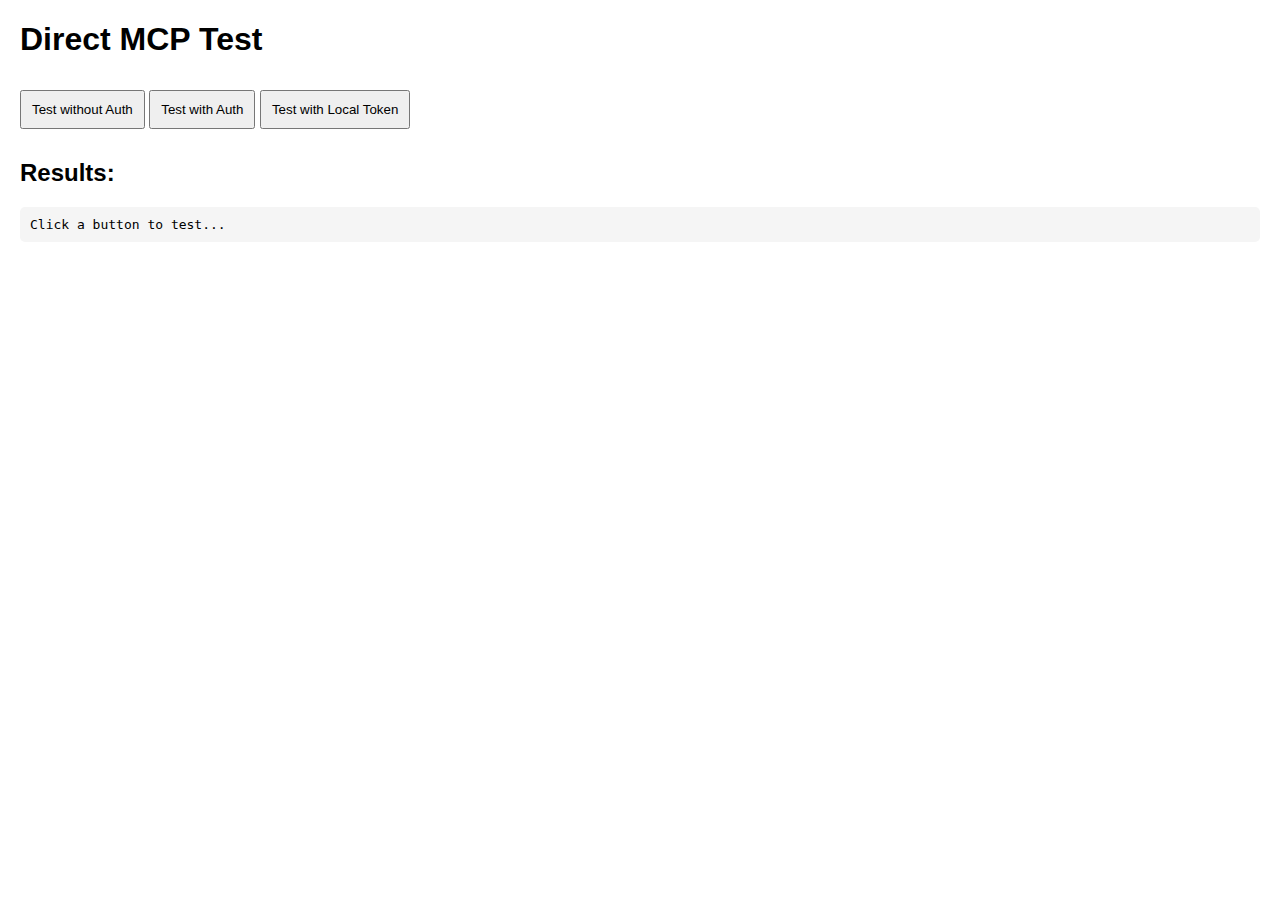
<file: direct-mcp-test.html>
<!DOCTYPE html>
<html>
<head>
  <title>Direct MCP Test</title>
  <style>
    body { font-family: Arial, sans-serif; margin: 20px; }
    button { padding: 10px; margin: 10px 0; cursor: pointer; }
    pre { background: #f5f5f5; padding: 10px; border-radius: 5px; }
  </style>
</head>
<body>
  <h1>Direct MCP Test</h1>
  
  <button id="testNoAuth">Test without Auth</button>
  <button id="testWithAuth">Test with Auth</button>
  <button id="testWithToken">Test with Local Token</button>
  
  <h2>Results:</h2>
  <pre id="results">Click a button to test...</pre>
  
  <script>
    document.getElementById('testNoAuth').addEventListener('click', async () => {
      try {
        const response = await fetch('/api/v1/mcp', {
          method: 'POST',
          headers: {
            'Content-Type': 'application/json'
          },
          body: JSON.stringify({
            jsonrpc: '2.0',
            id: 1,
            method: 'initialize',
            params: {
              clientInfo: {
                name: 'direct-html-test',
                version: '1.0.0'
              }
            }
          })
        });
        
        const results = document.getElementById('results');
        results.textContent = 'Status: ' + response.status + '\n\n';
        
        const data = await response.text();
        results.textContent += data;
      } catch (error) {
        document.getElementById('results').textContent = 'Error: ' + error.message;
      }
    });
    
    document.getElementById('testWithAuth').addEventListener('click', async () => {
      try {
        const response = await fetch('/api/v1/mcp', {
          method: 'POST',
          headers: {
            'Content-Type': 'application/json',
            'Authorization': 'Bearer ailevelup-mcp'
          },
          body: JSON.stringify({
            jsonrpc: '2.0',
            id: 2,
            method: 'initialize',
            params: {
              clientInfo: {
                name: 'direct-html-test',
                version: '1.0.0'
              }
            }
          })
        });
        
        const results = document.getElementById('results');
        results.textContent = 'Status: ' + response.status + '\n\n';
        
        const data = await response.text();
        results.textContent += data;
      } catch (error) {
        document.getElementById('results').textContent = 'Error: ' + error.message;
      }
    });
    
    document.getElementById('testWithToken').addEventListener('click', async () => {
      try {
        // First try to get the token from local storage
        const token = localStorage.getItem('token') || 'dev-token';
        
        const response = await fetch('/api/v1/mcp', {
          method: 'POST',
          headers: {
            'Content-Type': 'application/json',
            'Authorization': 'Bearer ' + token
          },
          body: JSON.stringify({
            jsonrpc: '2.0',
            id: 3,
            method: 'initialize',
            params: {
              clientInfo: {
                name: 'direct-html-test',
                version: '1.0.0'
              }
            }
          })
        });
        
        const results = document.getElementById('results');
        results.textContent = 'Status: ' + response.status + '\n\n';
        results.textContent += 'Using token: ' + token + '\n\n';
        
        const data = await response.text();
        results.textContent += data;
      } catch (error) {
        document.getElementById('results').textContent = 'Error: ' + error.message;
      }
    });
  </script>
</body>
</html>
</file>
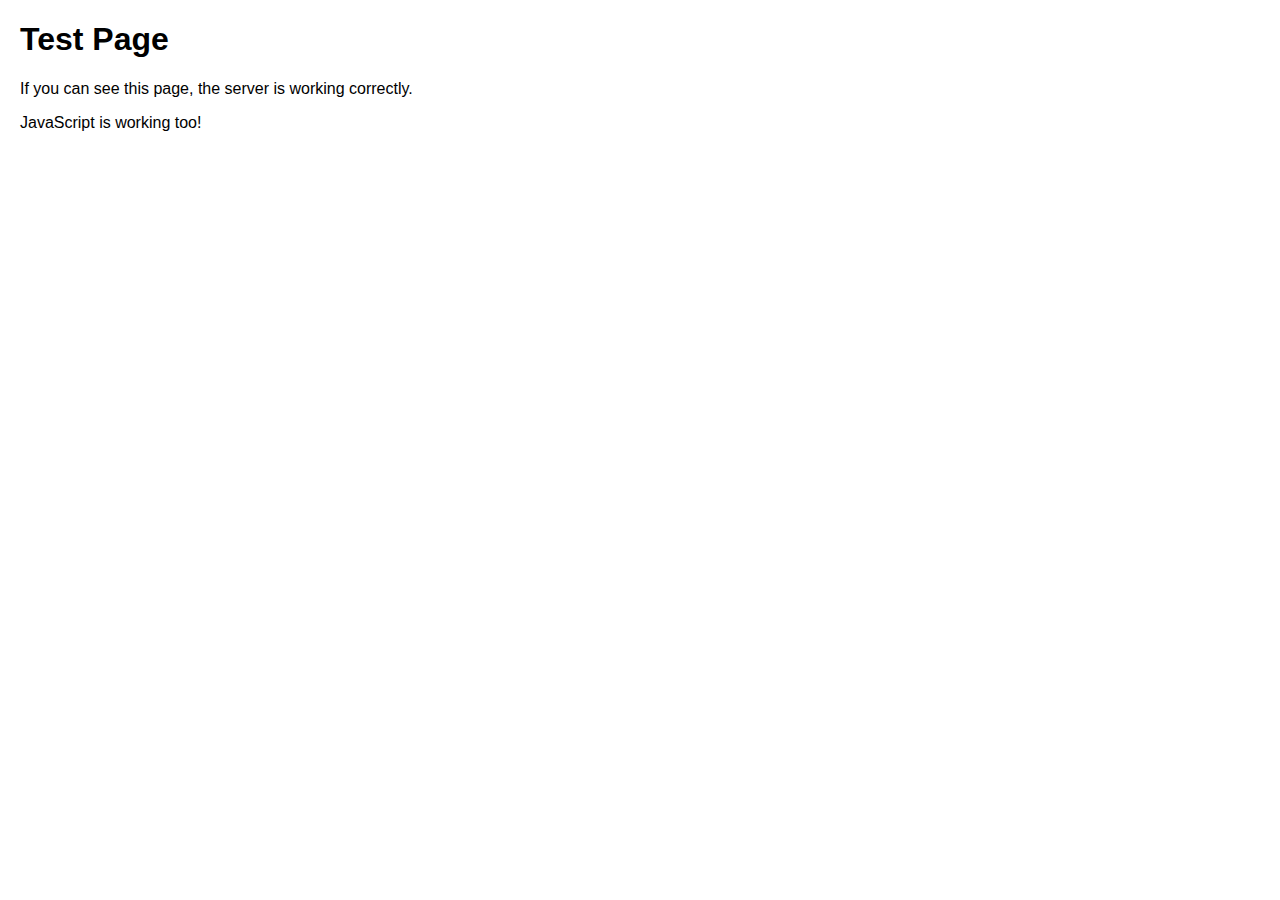
<file: test-page.html>
<!DOCTYPE html>
<html>
<head>
  <title>Test Page</title>
  <style>
    body { font-family: Arial, sans-serif; margin: 20px; }
  </style>
</head>
<body>
  <h1>Test Page</h1>
  <p>If you can see this page, the server is working correctly.</p>
  <script>
    document.write('<p>JavaScript is working too!</p>');
  </script>
</body>
</html>
</file>
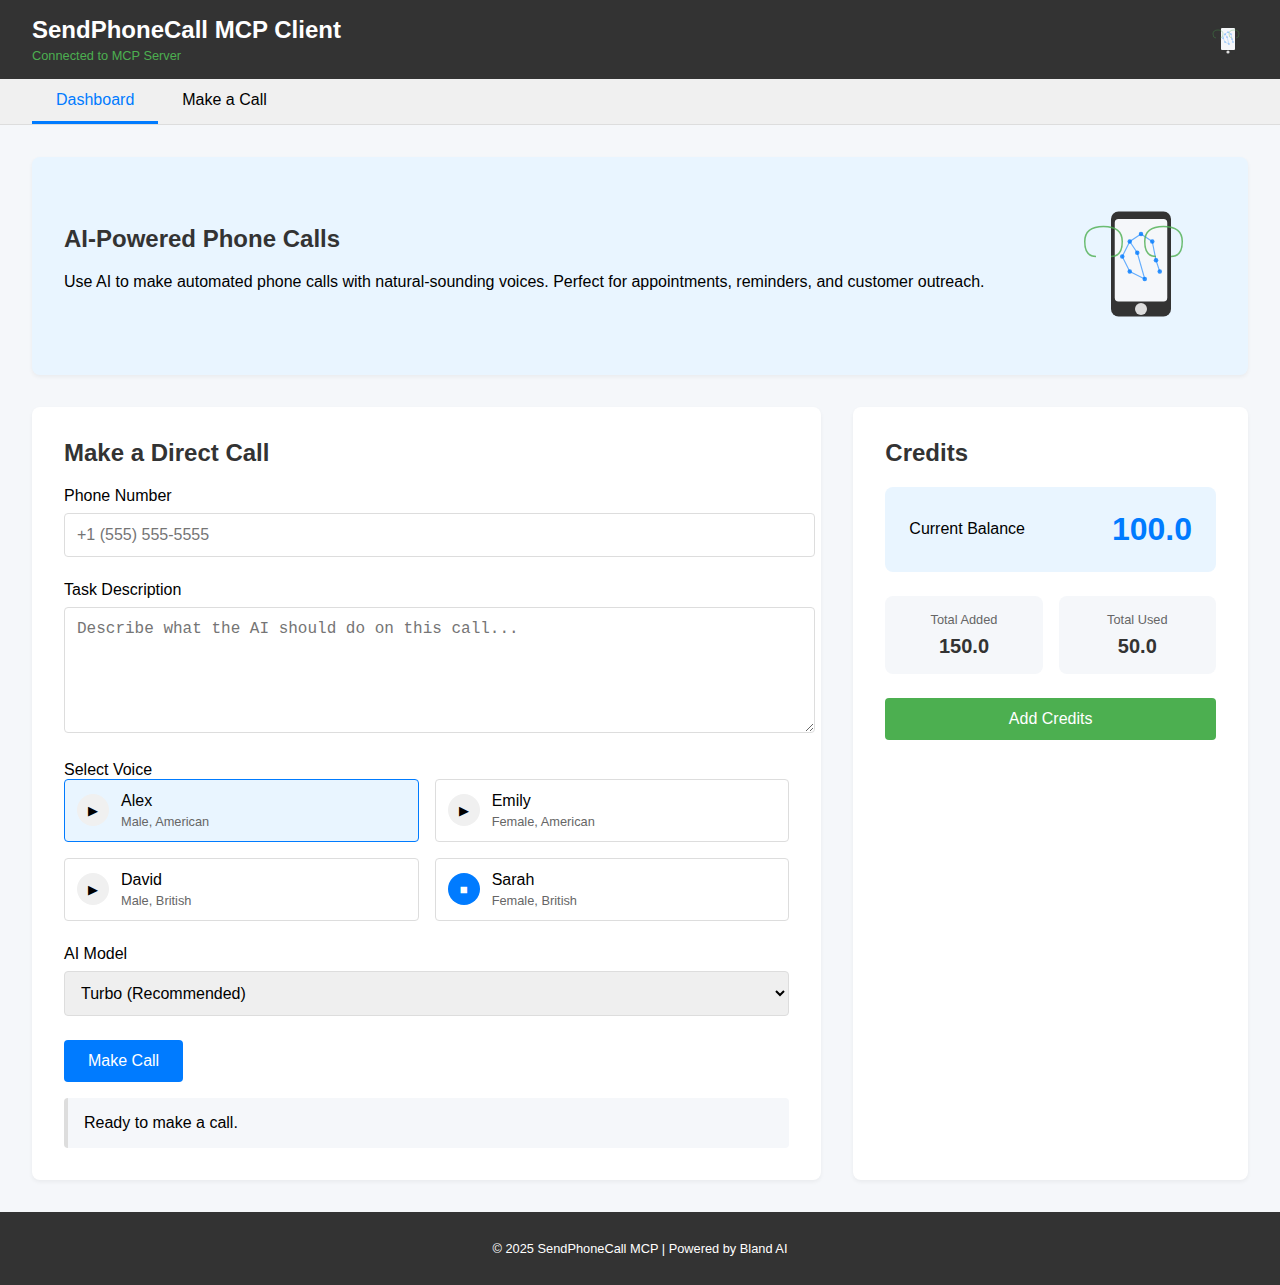
<file: ui-preview.html>
<!DOCTYPE html>
<html>
<head>
  <title>SendPhoneCall MCP Client UI Preview</title>
  <style>
    body {
      font-family: -apple-system, BlinkMacSystemFont, 'Segoe UI', Roboto, Oxygen, Ubuntu, Cantarell, 'Open Sans', 'Helvetica Neue', sans-serif;
      margin: 0;
      padding: 0;
      background-color: #f5f7fa;
    }
    
    .app {
      display: flex;
      flex-direction: column;
      min-height: 100vh;
    }
    
    .app-header {
      display: flex;
      justify-content: space-between;
      align-items: center;
      padding: 1rem 2rem;
      background-color: #333;
      color: white;
      box-shadow: 0 2px 4px rgba(0, 0, 0, 0.1);
    }
    
    .header-content {
      display: flex;
      flex-direction: column;
    }
    
    .header-content h1 {
      margin: 0;
      font-size: 1.5rem;
    }
    
    .connection-status {
      font-size: 0.8rem;
      color: #4caf50;
      margin-top: 0.25rem;
    }
    
    .tech-icon {
      width: 40px;
      height: 40px;
    }
    
    .navigation {
      display: flex;
      background-color: #f0f0f0;
      border-bottom: 1px solid #ddd;
      padding: 0 2rem;
    }
    
    .nav-button {
      padding: 0.75rem 1.5rem;
      border: none;
      background: none;
      font-size: 1rem;
      cursor: pointer;
      border-bottom: 3px solid transparent;
      font-weight: 500;
    }
    
    .nav-button.active {
      border-bottom-color: #007bff;
      color: #007bff;
    }
    
    .app-container {
      flex: 1;
      padding: 2rem;
    }
    
    .hero-section {
      display: flex;
      align-items: center;
      justify-content: space-between;
      margin-bottom: 2rem;
      background-color: #e9f5ff;
      padding: 2rem;
      border-radius: 8px;
      box-shadow: 0 2px 4px rgba(0, 0, 0, 0.05);
    }
    
    .hero-content {
      flex: 1;
    }
    
    .hero-content h2 {
      margin-top: 0;
      color: #333;
    }
    
    .hero-image {
      width: 150px;
    }
    
    .hero-image img {
      width: 100%;
      height: auto;
    }
    
    .content-container {
      display: grid;
      grid-template-columns: 2fr 1fr;
      gap: 2rem;
    }
    
    .direct-call-form {
      background-color: white;
      padding: 2rem;
      border-radius: 8px;
      box-shadow: 0 2px 4px rgba(0, 0, 0, 0.05);
    }
    
    .direct-call-form h2 {
      margin-top: 0;
      color: #333;
    }
    
    .form-group {
      margin-bottom: 1.5rem;
    }
    
    .form-group label {
      display: block;
      margin-bottom: 0.5rem;
      font-weight: 500;
    }
    
    .form-group input,
    .form-group select,
    .form-group textarea {
      width: 100%;
      padding: 0.75rem;
      border: 1px solid #ddd;
      border-radius: 4px;
      font-size: 1rem;
    }
    
    .form-group textarea {
      min-height: 100px;
      resize: vertical;
    }
    
    .voice-select-container {
      margin-bottom: 1.5rem;
    }
    
    .voice-options {
      display: grid;
      grid-template-columns: repeat(2, 1fr);
      gap: 1rem;
    }
    
    .voice-option {
      display: flex;
      align-items: center;
      padding: 0.75rem;
      border: 1px solid #ddd;
      border-radius: 4px;
      cursor: pointer;
      transition: all 0.2s;
    }
    
    .voice-option:hover {
      background-color: #f5f7fa;
    }
    
    .voice-option.selected {
      border-color: #007bff;
      background-color: #e9f5ff;
    }
    
    .voice-play-button {
      background-color: #f0f0f0;
      border: none;
      width: 32px;
      height: 32px;
      border-radius: 50%;
      margin-right: 0.75rem;
      display: flex;
      align-items: center;
      justify-content: center;
      cursor: pointer;
    }
    
    .voice-play-button.playing {
      background-color: #007bff;
      color: white;
    }
    
    .voice-details {
      flex: 1;
    }
    
    .voice-name {
      font-weight: 500;
      margin-bottom: 0.25rem;
    }
    
    .voice-accent {
      font-size: 0.8rem;
      color: #666;
    }
    
    .submit-button {
      background-color: #007bff;
      color: white;
      border: none;
      padding: 0.75rem 1.5rem;
      font-size: 1rem;
      font-weight: 500;
      border-radius: 4px;
      cursor: pointer;
      transition: background-color 0.2s;
    }
    
    .submit-button:hover {
      background-color: #0069d9;
    }
    
    .submit-button:disabled {
      background-color: #ccc;
      cursor: not-allowed;
    }
    
    .status-message {
      margin-top: 1rem;
      padding: 1rem;
      border-radius: 4px;
      background-color: #f5f7fa;
      border-left: 4px solid #ddd;
    }
    
    .status-message.success {
      border-color: #4caf50;
      background-color: #e8f5e9;
    }
    
    .status-message.error {
      border-color: #f44336;
      background-color: #ffebee;
    }
    
    .credits-manager {
      background-color: white;
      padding: 2rem;
      border-radius: 8px;
      box-shadow: 0 2px 4px rgba(0, 0, 0, 0.05);
    }
    
    .credits-manager h2 {
      margin-top: 0;
      color: #333;
    }
    
    .credit-balance {
      display: flex;
      align-items: center;
      justify-content: space-between;
      padding: 1.5rem;
      background-color: #e9f5ff;
      border-radius: 8px;
      margin-bottom: 1.5rem;
    }
    
    .balance-amount {
      font-size: 2rem;
      font-weight: 700;
      color: #007bff;
    }
    
    .credit-stats {
      display: grid;
      grid-template-columns: 1fr 1fr;
      gap: 1rem;
      margin-bottom: 1.5rem;
    }
    
    .stat-box {
      padding: 1rem;
      background-color: #f5f7fa;
      border-radius: 8px;
      text-align: center;
    }
    
    .stat-label {
      font-size: 0.8rem;
      color: #666;
      margin-bottom: 0.5rem;
    }
    
    .stat-value {
      font-size: 1.25rem;
      font-weight: 600;
      color: #333;
    }
    
    .add-credits-button {
      width: 100%;
      background-color: #4caf50;
      color: white;
      border: none;
      padding: 0.75rem;
      font-size: 1rem;
      font-weight: 500;
      border-radius: 4px;
      cursor: pointer;
      transition: background-color 0.2s;
    }
    
    .add-credits-button:hover {
      background-color: #43a047;
    }
    
    .app-footer {
      background-color: #333;
      color: white;
      text-align: center;
      padding: 1rem;
      font-size: 0.8rem;
    }
  </style>
</head>
<body>
  <div class="app">
    <div class="app-header">
      <div class="header-content">
        <h1>SendPhoneCall MCP Client</h1>
        <div class="connection-status">Connected to MCP Server</div>
      </div>
      <div class="tech-icon">
        <svg xmlns="http://www.w3.org/2000/svg" viewBox="0 0 200 200" width="40" height="40">
          <!-- Phone base -->
          <rect x="60" y="30" width="80" height="140" rx="10" fill="#333" />
          <rect x="65" y="40" width="70" height="110" rx="5" fill="#f5f7fa" />
          
          <!-- Home button -->
          <circle cx="100" cy="160" r="8" fill="#ddd" />
          
          <!-- AI Brain pattern on screen -->
          <g fill="#007bff" opacity="0.8">
            <circle cx="85" cy="70" r="3" />
            <circle cx="100" cy="60" r="3" />
            <circle cx="115" cy="70" r="3" />
            <circle cx="75" cy="90" r="3" />
            <circle cx="95" cy="85" r="3" />
            <circle cx="120" cy="95" r="3" />
            <circle cx="85" cy="110" r="3" />
            <circle cx="105" cy="120" r="3" />
            <circle cx="125" cy="110" r="3" />
          </g>
          
          <!-- Connection lines -->
          <g stroke="#007bff" stroke-width="1.5" opacity="0.6">
            <line x1="85" y1="70" x2="100" y2="60" />
            <line x1="100" y1="60" x2="115" y2="70" />
            <line x1="85" y1="70" x2="75" y2="90" />
            <line x1="85" y1="70" x2="95" y2="85" />
            <line x1="115" y1="70" x2="120" y2="95" />
            <line x1="75" y1="90" x2="85" y2="110" />
            <line x1="95" y1="85" x2="105" y2="120" />
            <line x1="120" y1="95" x2="125" y2="110" />
            <line x1="85" y1="110" x2="105" y2="120" />
          </g>
          
          <!-- Signal waves -->
          <g stroke="#4caf50" stroke-width="2" fill="none" opacity="0.8">
            <path d="M 40,90 Q 25,90 25,70 Q 25,50 50,50 Q 75,50 75,70 Q 75,90 60,90" />
            <path d="M 140,90 Q 155,90 155,70 Q 155,50 130,50 Q 105,50 105,70 Q 105,90 120,90" />
          </g>
        </svg>
      </div>
    </div>
    
    <nav class="navigation">
      <button class="nav-button active">Dashboard</button>
      <button class="nav-button">Make a Call</button>
    </nav>
    
    <div class="app-container">
      <div class="hero-section">
        <div class="hero-content">
          <h2>AI-Powered Phone Calls</h2>
          <p>Use AI to make automated phone calls with natural-sounding voices. Perfect for appointments, reminders, and customer outreach.</p>
        </div>
        <div class="hero-image">
          <svg xmlns="http://www.w3.org/2000/svg" viewBox="0 0 200 200" width="150" height="150">
            <!-- Phone base -->
            <rect x="60" y="30" width="80" height="140" rx="10" fill="#333" />
            <rect x="65" y="40" width="70" height="110" rx="5" fill="#f5f7fa" />
            
            <!-- Home button -->
            <circle cx="100" cy="160" r="8" fill="#ddd" />
            
            <!-- AI Brain pattern on screen -->
            <g fill="#007bff" opacity="0.8">
              <circle cx="85" cy="70" r="3" />
              <circle cx="100" cy="60" r="3" />
              <circle cx="115" cy="70" r="3" />
              <circle cx="75" cy="90" r="3" />
              <circle cx="95" cy="85" r="3" />
              <circle cx="120" cy="95" r="3" />
              <circle cx="85" cy="110" r="3" />
              <circle cx="105" cy="120" r="3" />
              <circle cx="125" cy="110" r="3" />
            </g>
            
            <!-- Connection lines -->
            <g stroke="#007bff" stroke-width="1.5" opacity="0.6">
              <line x1="85" y1="70" x2="100" y2="60" />
              <line x1="100" y1="60" x2="115" y2="70" />
              <line x1="85" y1="70" x2="75" y2="90" />
              <line x1="85" y1="70" x2="95" y2="85" />
              <line x1="115" y1="70" x2="120" y2="95" />
              <line x1="75" y1="90" x2="85" y2="110" />
              <line x1="95" y1="85" x2="105" y2="120" />
              <line x1="120" y1="95" x2="125" y2="110" />
              <line x1="85" y1="110" x2="105" y2="120" />
            </g>
            
            <!-- Signal waves -->
            <g stroke="#4caf50" stroke-width="2" fill="none" opacity="0.8">
              <path d="M 40,90 Q 25,90 25,70 Q 25,50 50,50 Q 75,50 75,70 Q 75,90 60,90" />
              <path d="M 140,90 Q 155,90 155,70 Q 155,50 130,50 Q 105,50 105,70 Q 105,90 120,90" />
            </g>
          </svg>
        </div>
      </div>
      
      <div class="content-container">
        <!-- Direct Call Form -->
        <div class="direct-call-form">
          <h2>Make a Direct Call</h2>
          
          <div class="form-group">
            <label for="phoneNumber">Phone Number</label>
            <input type="tel" id="phoneNumber" placeholder="+1 (555) 555-5555" />
          </div>
          
          <div class="form-group">
            <label for="task">Task Description</label>
            <textarea id="task" placeholder="Describe what the AI should do on this call..."></textarea>
          </div>
          
          <div class="voice-select-container">
            <label>Select Voice</label>
            <div class="voice-options">
              <div class="voice-option selected">
                <button class="voice-play-button">▶</button>
                <div class="voice-details">
                  <div class="voice-name">Alex</div>
                  <div class="voice-accent">Male, American</div>
                </div>
              </div>
              
              <div class="voice-option">
                <button class="voice-play-button">▶</button>
                <div class="voice-details">
                  <div class="voice-name">Emily</div>
                  <div class="voice-accent">Female, American</div>
                </div>
              </div>
              
              <div class="voice-option">
                <button class="voice-play-button">▶</button>
                <div class="voice-details">
                  <div class="voice-name">David</div>
                  <div class="voice-accent">Male, British</div>
                </div>
              </div>
              
              <div class="voice-option">
                <button class="voice-play-button playing">■</button>
                <div class="voice-details">
                  <div class="voice-name">Sarah</div>
                  <div class="voice-accent">Female, British</div>
                </div>
              </div>
            </div>
          </div>
          
          <div class="form-group">
            <label for="model">AI Model</label>
            <select id="model">
              <option value="turbo">Turbo (Recommended)</option>
              <option value="standard">Standard</option>
            </select>
          </div>
          
          <button class="submit-button">Make Call</button>
          
          <div class="status-message">
            Ready to make a call.
          </div>
        </div>
        
        <!-- Credits Manager -->
        <div class="credits-manager">
          <h2>Credits</h2>
          
          <div class="credit-balance">
            <div class="balance-label">Current Balance</div>
            <div class="balance-amount">100.0</div>
          </div>
          
          <div class="credit-stats">
            <div class="stat-box">
              <div class="stat-label">Total Added</div>
              <div class="stat-value">150.0</div>
            </div>
            
            <div class="stat-box">
              <div class="stat-label">Total Used</div>
              <div class="stat-value">50.0</div>
            </div>
          </div>
          
          <button class="add-credits-button">Add Credits</button>
        </div>
      </div>
    </div>
    
    <footer class="app-footer">
      <p>© 2025 SendPhoneCall MCP | Powered by Bland AI</p>
    </footer>
  </div>
</body>
</html>
</file>
